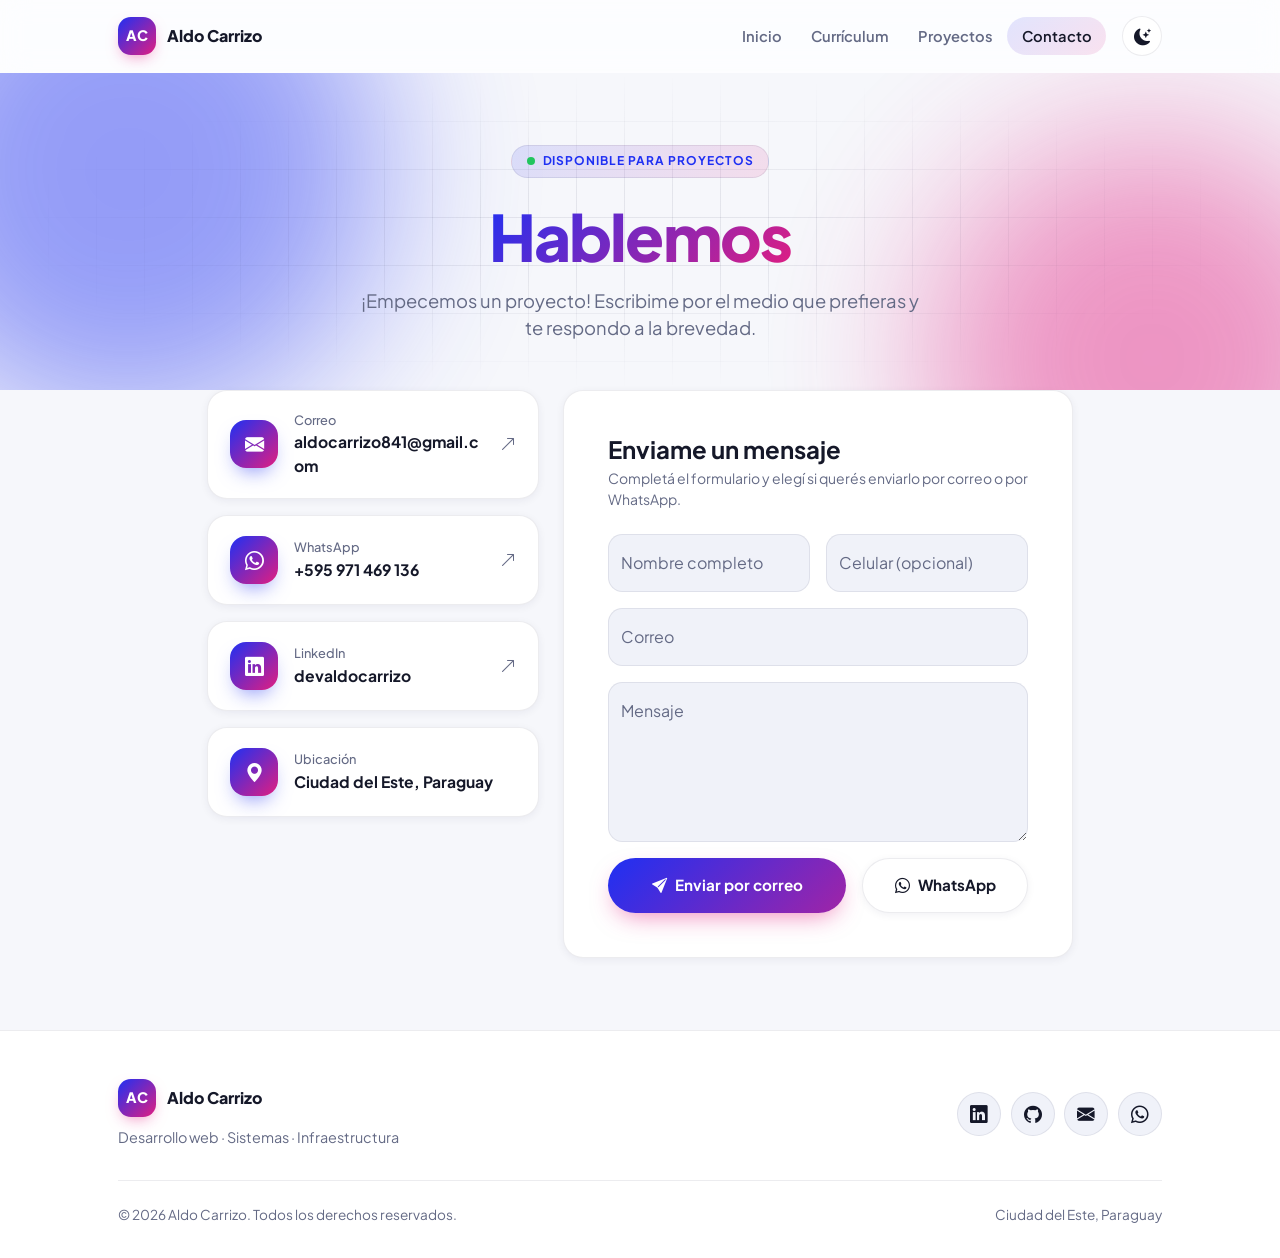
<file: contact.html>
<!DOCTYPE html>
<html lang="es" class="no-js">
    <head>
        <meta charset="utf-8" />
        <meta name="viewport" content="width=device-width, initial-scale=1, shrink-to-fit=no" />
        <meta name="description" content="Contactá a Aldo Carrizo para tu próximo proyecto web." />
        <meta name="author" content="Aldo Carrizo" />
        <meta name="theme-color" content="#1e30f3" />
        <title>Contacto · Aldo Carrizo</title>
        <script>(function(){try{var t=localStorage.getItem('theme');if(!t)t=matchMedia('(prefers-color-scheme: dark)').matches?'dark':'light';document.documentElement.setAttribute('data-theme',t);}catch(e){}})();</script>
        <!-- Favicon-->
        <link rel="icon" type="image/svg+xml" href="assets/icono_persona.svg" />
        <!-- Custom Google font-->
        <link rel="preconnect" href="https://fonts.googleapis.com" />
        <link rel="preconnect" href="https://fonts.gstatic.com" crossorigin />
        <link href="https://fonts.googleapis.com/css2?family=Plus+Jakarta+Sans:wght@300;400;500;600;700;800&amp;display=swap" rel="stylesheet" />
        <!-- Iconos-->
        <link href="https://cdn.jsdelivr.net/npm/bootstrap-icons@1.11.3/font/bootstrap-icons.min.css" rel="stylesheet" />
        <!-- Core theme CSS (includes Bootstrap)-->
        <link href="css/styles.css" rel="stylesheet" />
        <link href="css/custom.css" rel="stylesheet" />
    </head>
    <body class="d-flex flex-column h-100">
        <!-- Navigation-->
        <nav class="navbar navbar-expand-lg site-nav sticky-top" id="mainNav">
            <div class="container px-4 px-lg-5">
                <a class="brand" href="index.html"><span class="brand-mark">AC</span><span>Aldo Carrizo</span></a>
                <div class="d-flex align-items-center gap-2 order-lg-last ms-auto ms-lg-3">
                    <button class="icon-btn" id="themeToggle" type="button" aria-label="Cambiar tema claro/oscuro"><i class="bi bi-moon-stars-fill"></i></button>
                    <button class="navbar-toggler d-lg-none" type="button" data-bs-toggle="collapse" data-bs-target="#navbarSupportedContent" aria-controls="navbarSupportedContent" aria-expanded="false" aria-label="Abrir menú"><i class="bi bi-list"></i></button>
                </div>
                <div class="collapse navbar-collapse" id="navbarSupportedContent">
                    <ul class="navbar-nav ms-auto mb-2 mb-lg-0">
                        <li class="nav-item"><a class="nav-link" href="index.html">Inicio</a></li>
                        <li class="nav-item"><a class="nav-link" href="resume.html">Currículum</a></li>
                        <li class="nav-item"><a class="nav-link" href="projects.html">Proyectos</a></li>
                        <li class="nav-item"><a class="nav-link active" aria-current="page" href="contact.html">Contacto</a></li>
                    </ul>
                </div>
            </div>
        </nav>
        <main class="flex-shrink-0">
            <!-- Encabezado-->
            <header class="page-hero">
                <div class="hero-bg" aria-hidden="true"><span class="blob blob-1"></span><span class="blob blob-2"></span><span class="grid-overlay"></span></div>
                <div class="container px-4 px-lg-5 reveal">
                    <span class="eyebrow"><span class="pulse-dot"></span>Disponible para proyectos</span>
                    <h1><span class="text-gradient">Hablemos</span></h1>
                    <p>¡Empecemos un proyecto! Escribime por el medio que prefieras y te respondo a la brevedad.</p>
                </div>
            </header>

            <!-- Page content-->
            <section class="pb-5 mb-4">
                <div class="container px-4 px-lg-5">
                    <div class="row g-4 justify-content-center">
                        <!-- Datos de contacto-->
                        <div class="col-lg-5 col-xl-4">
                            <div class="contact-info">
                                <a class="glass-card contact-item reveal" href="mailto:aldocarrizo841@gmail.com">
                                    <span class="icon-tile"><i class="bi bi-envelope-fill"></i></span>
                                    <div><small>Correo</small><strong>aldocarrizo841@gmail.com</strong></div>
                                    <i class="bi bi-arrow-up-right"></i>
                                </a>
                                <a class="glass-card contact-item reveal" data-delay="1" href="https://wa.me/595971469136" target="_blank" rel="noopener">
                                    <span class="icon-tile"><i class="bi bi-whatsapp"></i></span>
                                    <div><small>WhatsApp</small><strong>+595 971 469 136</strong></div>
                                    <i class="bi bi-arrow-up-right"></i>
                                </a>
                                <a class="glass-card contact-item reveal" data-delay="2" href="https://www.linkedin.com/in/devaldocarrizo/" target="_blank" rel="noopener">
                                    <span class="icon-tile"><i class="bi bi-linkedin"></i></span>
                                    <div><small>LinkedIn</small><strong>devaldocarrizo</strong></div>
                                    <i class="bi bi-arrow-up-right"></i>
                                </a>
                                <div class="glass-card contact-item reveal" data-delay="3">
                                    <span class="icon-tile"><i class="bi bi-geo-alt-fill"></i></span>
                                    <div><small>Ubicación</small><strong>Ciudad del Este, Paraguay</strong></div>
                                </div>
                            </div>
                        </div>

                        <!-- Contact form-->
                        <div class="col-lg-7 col-xl-6">
                            <div class="glass-card form-card reveal" data-delay="1">
                                <h2 class="fw-bolder h4 mb-1">Enviame un mensaje</h2>
                                <p class="text-muted small mb-4">Completá el formulario y elegí si querés enviarlo por correo o por WhatsApp.</p>
                                <form id="contactForm" novalidate>
                                    <div class="row g-3">
                                        <div class="col-md-6">
                                            <div class="form-floating">
                                                <input class="form-control" id="name" name="name" type="text" placeholder="Tu nombre" required />
                                                <label for="name">Nombre completo</label>
                                                <div class="invalid-feedback">¡Campo obligatorio!</div>
                                            </div>
                                        </div>
                                        <div class="col-md-6">
                                            <div class="form-floating">
                                                <input class="form-control" id="phone" name="phone" type="tel" placeholder="(0971) 000 000" />
                                                <label for="phone">Celular (opcional)</label>
                                            </div>
                                        </div>
                                        <div class="col-12">
                                            <div class="form-floating">
                                                <input class="form-control" id="email" name="email" type="email" placeholder="nombre@ejemplo.com" required />
                                                <label for="email">Correo</label>
                                                <div class="invalid-feedback">Ingresá un correo válido.</div>
                                            </div>
                                        </div>
                                        <div class="col-12">
                                            <div class="form-floating">
                                                <textarea class="form-control" id="message" name="message" placeholder="Contame sobre tu proyecto..." style="height: 10rem" required></textarea>
                                                <label for="message">Mensaje</label>
                                                <div class="invalid-feedback">¡Campo obligatorio!</div>
                                            </div>
                                        </div>
                                        <div class="col-sm-7 d-grid">
                                            <button class="btn-grad" type="submit"><i class="bi bi-send-fill"></i> Enviar por correo</button>
                                        </div>
                                        <div class="col-sm-5 d-grid">
                                            <button class="btn-ghost" id="whatsappButton" type="button"><i class="bi bi-whatsapp"></i> WhatsApp</button>
                                        </div>
                                    </div>
                                </form>
                            </div>
                        </div>
                    </div>
                </div>
            </section>
        </main>

        <!-- Footer-->
        <footer class="site-footer">
            <div class="container px-4 px-lg-5">
                <div class="footer-inner">
                    <div>
                        <a class="brand" href="index.html"><span class="brand-mark">AC</span><span>Aldo Carrizo</span></a>
                        <p>Desarrollo web &middot; Sistemas &middot; Infraestructura</p>
                    </div>
                    <div class="social">
                        <a href="https://www.linkedin.com/in/devaldocarrizo/" target="_blank" rel="noopener" aria-label="LinkedIn"><i class="bi bi-linkedin"></i></a>
                        <a href="https://github.com/A-Carrizo" target="_blank" rel="noopener" aria-label="GitHub"><i class="bi bi-github"></i></a>
                        <a href="mailto:aldocarrizo841@gmail.com" aria-label="Correo"><i class="bi bi-envelope-fill"></i></a>
                        <a href="https://wa.me/595971469136" target="_blank" rel="noopener" aria-label="WhatsApp"><i class="bi bi-whatsapp"></i></a>
                    </div>
                </div>
                <div class="footer-bottom">
                    <span>&copy; <span data-year>2026</span> Aldo Carrizo. Todos los derechos reservados.</span>
                    <span>Ciudad del Este, Paraguay</span>
                </div>
            </div>
        </footer>

        <!-- Bootstrap core JS-->
        <script src="https://cdn.jsdelivr.net/npm/bootstrap@5.2.3/dist/js/bootstrap.bundle.min.js"></script>
        <!-- Core theme JS-->
        <script src="js/scripts.js"></script>
    </body>
</html>
</file>
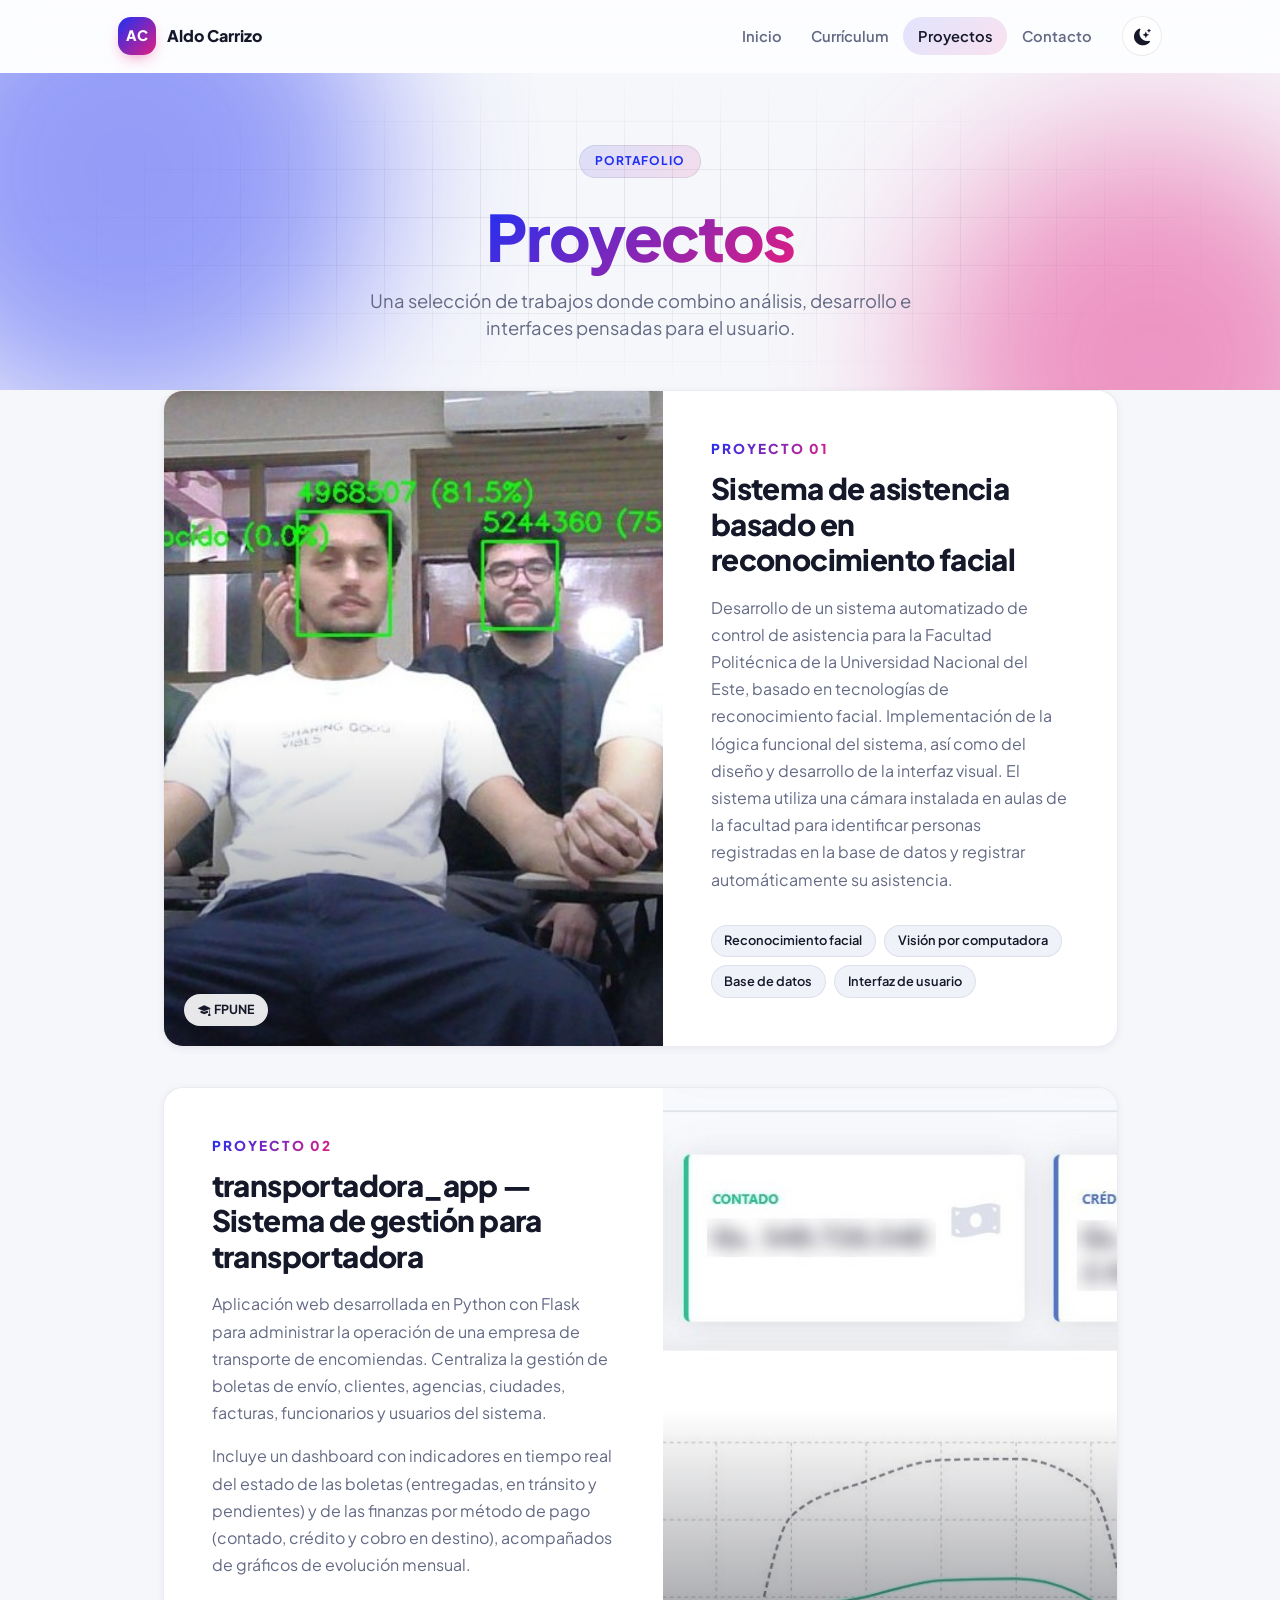
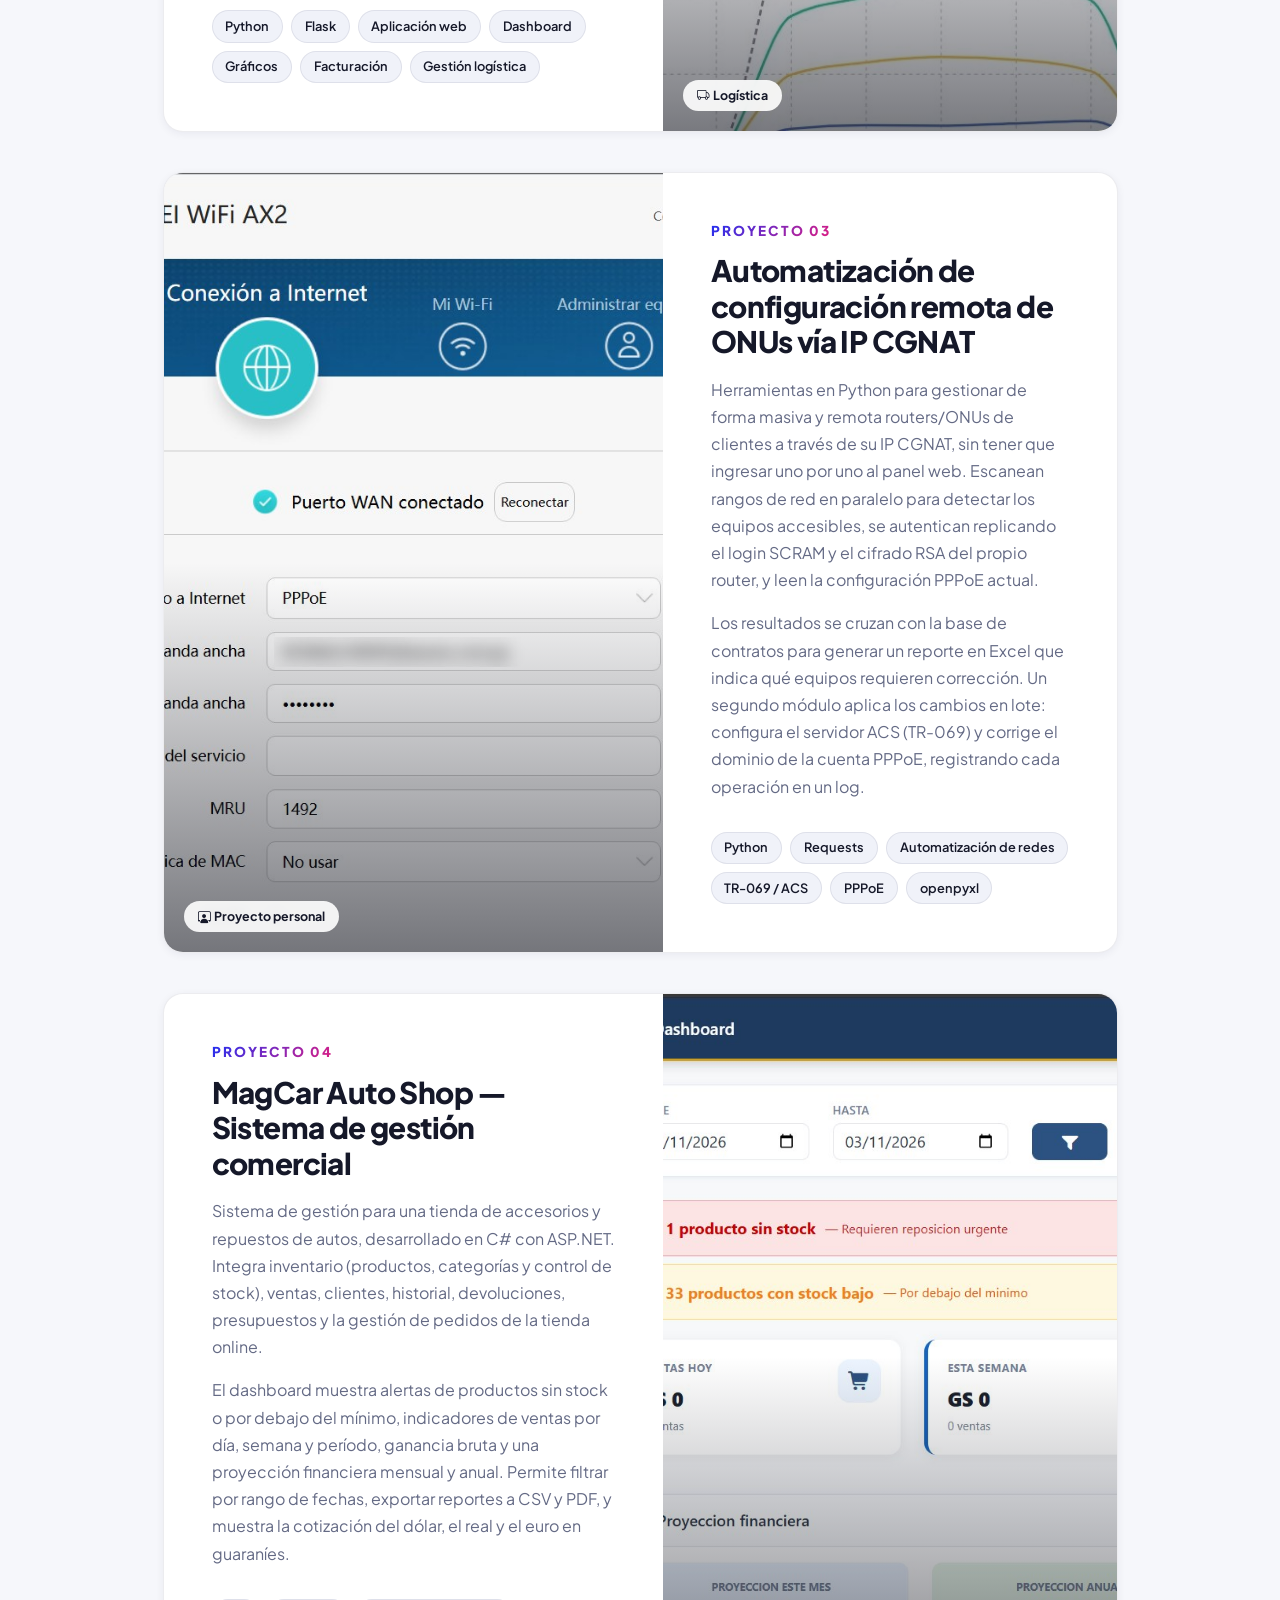
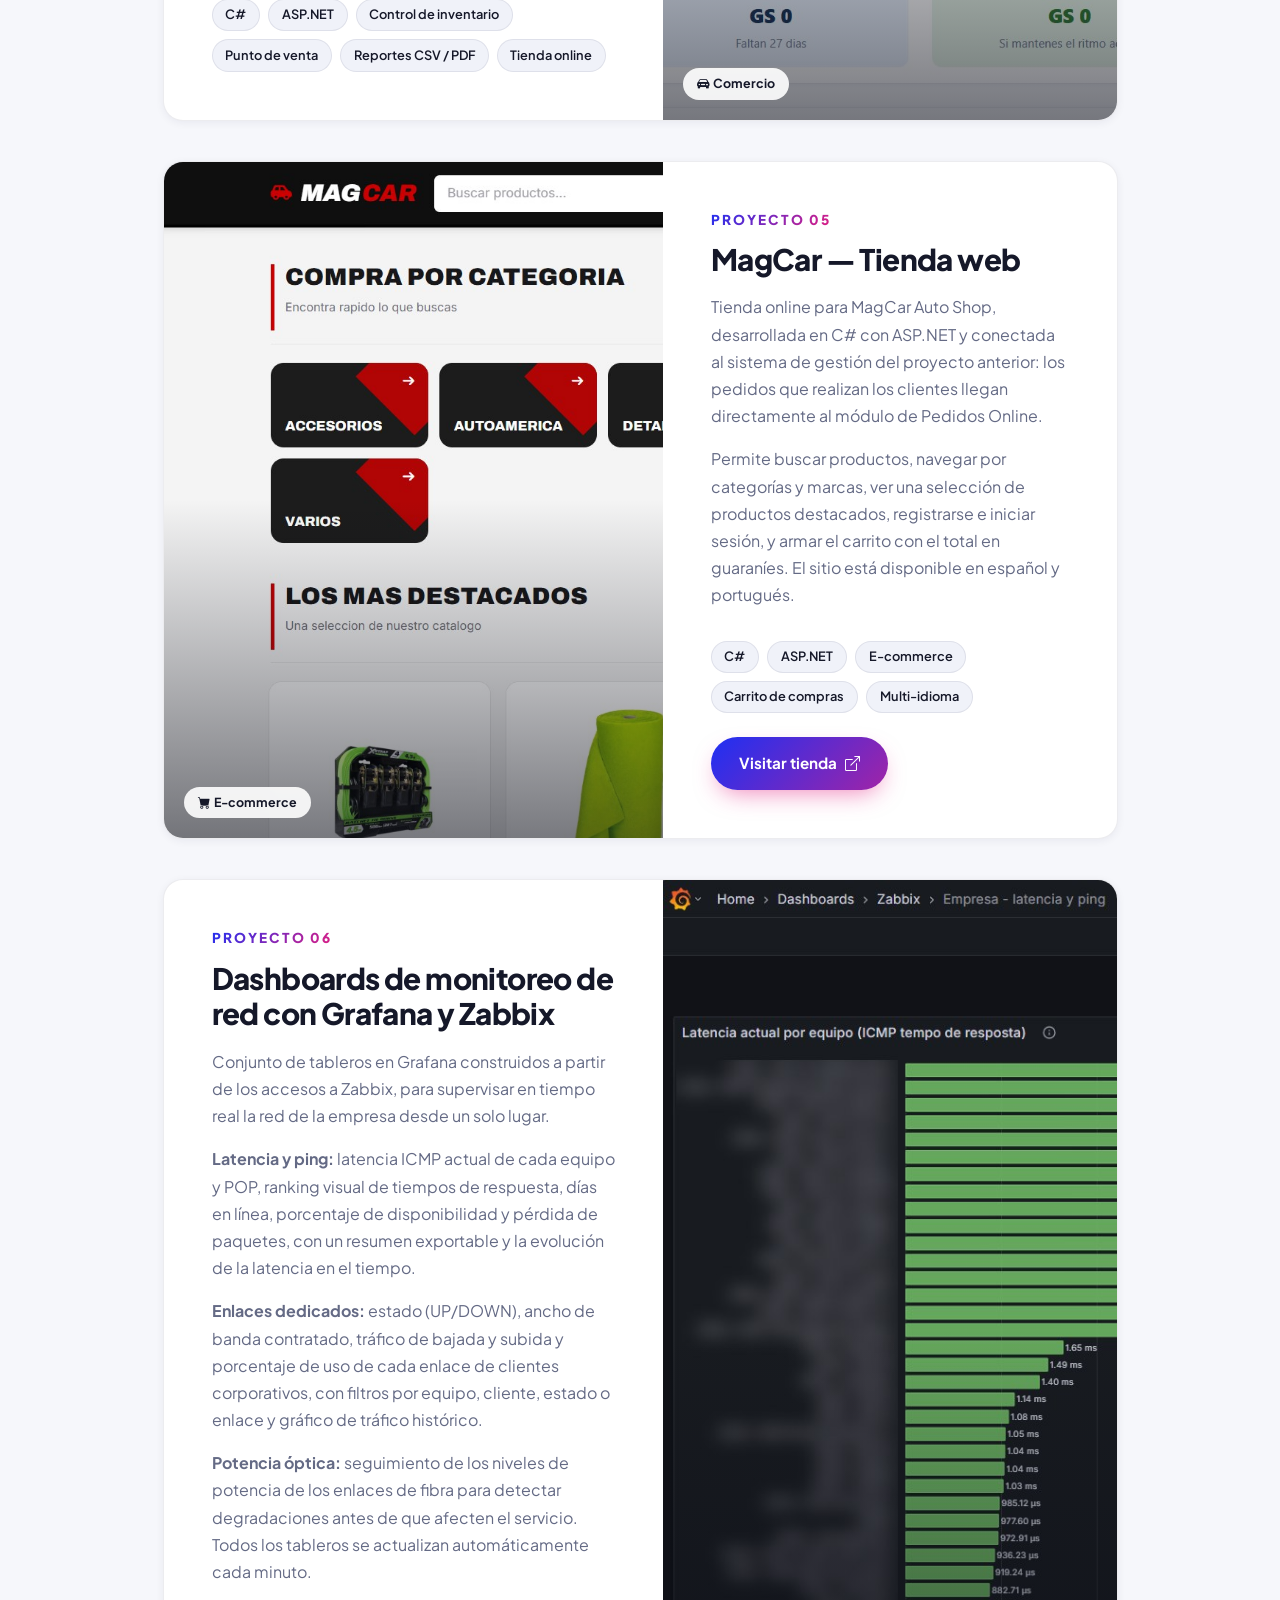
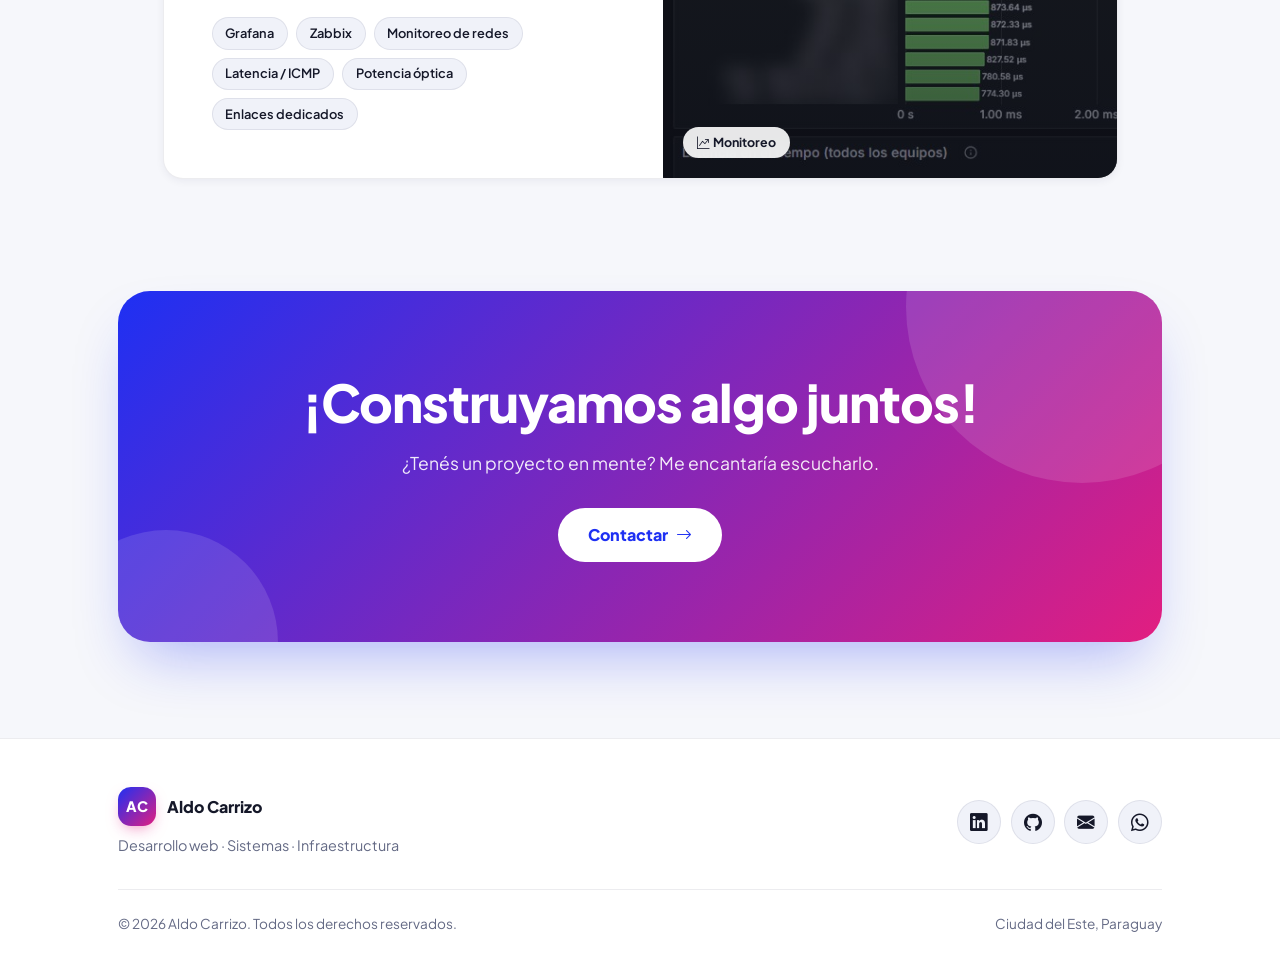
<file: projects.html>
<!DOCTYPE html>
<html lang="es" class="no-js">
    <head>
        <meta charset="utf-8" />
        <meta name="viewport" content="width=device-width, initial-scale=1, shrink-to-fit=no" />
        <meta name="description" content="Proyectos de Aldo Carrizo: sistemas web, reconocimiento facial y gestión de stock." />
        <meta name="author" content="Aldo Carrizo" />
        <meta name="theme-color" content="#1e30f3" />
        <title>Proyectos · Aldo Carrizo</title>
        <script>(function(){try{var t=localStorage.getItem('theme');if(!t)t=matchMedia('(prefers-color-scheme: dark)').matches?'dark':'light';document.documentElement.setAttribute('data-theme',t);}catch(e){}})();</script>
        <!-- Favicon-->
        <link rel="icon" type="image/svg+xml" href="assets/icono_persona.svg" />
        <!-- Custom Google font-->
        <link rel="preconnect" href="https://fonts.googleapis.com" />
        <link rel="preconnect" href="https://fonts.gstatic.com" crossorigin />
        <link href="https://fonts.googleapis.com/css2?family=Plus+Jakarta+Sans:wght@300;400;500;600;700;800&amp;display=swap" rel="stylesheet" />
        <!-- Iconos-->
        <link href="https://cdn.jsdelivr.net/npm/bootstrap-icons@1.11.3/font/bootstrap-icons.min.css" rel="stylesheet" />
        <!-- Core theme CSS (includes Bootstrap)-->
        <link href="css/styles.css" rel="stylesheet" />
        <link href="css/custom.css" rel="stylesheet" />
    </head>
    <body class="d-flex flex-column h-100">
        <!-- Navigation-->
        <nav class="navbar navbar-expand-lg site-nav sticky-top" id="mainNav">
            <div class="container px-4 px-lg-5">
                <a class="brand" href="index.html"><span class="brand-mark">AC</span><span>Aldo Carrizo</span></a>
                <div class="d-flex align-items-center gap-2 order-lg-last ms-auto ms-lg-3">
                    <button class="icon-btn" id="themeToggle" type="button" aria-label="Cambiar tema claro/oscuro"><i class="bi bi-moon-stars-fill"></i></button>
                    <button class="navbar-toggler d-lg-none" type="button" data-bs-toggle="collapse" data-bs-target="#navbarSupportedContent" aria-controls="navbarSupportedContent" aria-expanded="false" aria-label="Abrir menú"><i class="bi bi-list"></i></button>
                </div>
                <div class="collapse navbar-collapse" id="navbarSupportedContent">
                    <ul class="navbar-nav ms-auto mb-2 mb-lg-0">
                        <li class="nav-item"><a class="nav-link" href="index.html">Inicio</a></li>
                        <li class="nav-item"><a class="nav-link" href="resume.html">Currículum</a></li>
                        <li class="nav-item"><a class="nav-link active" aria-current="page" href="projects.html">Proyectos</a></li>
                        <li class="nav-item"><a class="nav-link" href="contact.html">Contacto</a></li>
                    </ul>
                </div>
            </div>
        </nav>
        <main class="flex-shrink-0">
            <!-- Encabezado-->
            <header class="page-hero">
                <div class="hero-bg" aria-hidden="true"><span class="blob blob-1"></span><span class="blob blob-2"></span><span class="grid-overlay"></span></div>
                <div class="container px-4 px-lg-5 reveal">
                    <span class="eyebrow">Portafolio</span>
                    <h1><span class="text-gradient">Proyectos</span></h1>
                    <p>Una selección de trabajos donde combino análisis, desarrollo e interfaces pensadas para el usuario.</p>
                </div>
            </header>

            <!-- Projects Section-->
            <section class="pb-5">
                <div class="container px-4 px-lg-5">
                    <div class="row justify-content-center">
                        <div class="col-xl-11">
                            <!-- Project Card 1-->
                            <article class="glass-card project-card reveal">
                                <div class="project-media">
                                    <img src="imagenes/CLASE2_PRUEBA.jpg" alt="Sistema de reconocimiento facial identificando alumnos en un aula" loading="lazy" />
                                    <span class="project-badge"><i class="bi bi-mortarboard-fill me-1"></i>FPUNE</span>
                                </div>
                                <div class="project-body">
                                    <span class="project-num">PROYECTO 01</span>
                                    <h2>Sistema de asistencia basado en reconocimiento facial</h2>
                                    <p>
                                        Desarrollo de un sistema automatizado de control de asistencia para la Facultad Politécnica de la Universidad Nacional del Este, basado en tecnologías de reconocimiento facial.
                                        Implementación de la lógica funcional del sistema, así como del diseño y desarrollo de la interfaz visual.
                                        El sistema utiliza una cámara instalada en aulas de la facultad para identificar personas registradas en la base de datos y registrar automáticamente su asistencia.
                                    </p>
                                    <ul class="tags">
                                        <li>Reconocimiento facial</li>
                                        <li>Visión por computadora</li>
                                        <li>Base de datos</li>
                                        <li>Interfaz de usuario</li>
                                    </ul>
                                </div>
                            </article>

                            <!-- Project Card 2-->
                            <article class="glass-card project-card reverse reveal">
                                <div class="project-media">
                                    <img src="imagenes/proyecto2_dashboard.jpg" alt="Dashboard de transportadora_app con indicadores de boletas, ingresos y gráficos por método de pago y estado" loading="lazy" style="object-position: 35% 100%;" />
                                    <span class="project-badge"><i class="bi bi-truck me-1"></i>Logística</span>
                                </div>
                                <div class="project-body">
                                    <span class="project-num">PROYECTO 02</span>
                                    <h2>transportadora_app — Sistema de gestión para transportadora</h2>
                                    <p>
                                        Aplicación web desarrollada en Python con Flask para administrar la operación de una empresa de transporte de encomiendas.
                                        Centraliza la gestión de boletas de envío, clientes, agencias, ciudades, facturas, funcionarios y usuarios del sistema.
                                    </p>
                                    <p>
                                        Incluye un dashboard con indicadores en tiempo real del estado de las boletas (entregadas, en tránsito y pendientes) y de las finanzas por método de pago (contado, crédito y cobro en destino), acompañados de gráficos de evolución mensual.
                                    </p>
                                    <ul class="tags">
                                        <li>Python</li>
                                        <li>Flask</li>
                                        <li>Aplicación web</li>
                                        <li>Dashboard</li>
                                        <li>Gráficos</li>
                                        <li>Facturación</li>
                                        <li>Gestión logística</li>
                                    </ul>
                                </div>
                            </article>

                            <!-- Project Card 3-->
                            <article class="glass-card project-card reveal">
                                <div class="project-media">
                                    <img src="imagenes/proyecto3.jpg" alt="Panel web de un router Huawei WiFi AX2 en la sección Conexión a Internet con modo PPPoE" loading="lazy" style="object-position: center 60%;" />
                                    <span class="project-badge"><i class="bi bi-person-workspace me-1"></i>Proyecto personal</span>
                                </div>
                                <div class="project-body">
                                    <span class="project-num">PROYECTO 03</span>
                                    <h2>Automatización de configuración remota de ONUs vía IP CGNAT</h2>
                                    <p>
                                        Herramientas en Python para gestionar de forma masiva y remota routers/ONUs de clientes a través de su IP CGNAT, sin tener que ingresar uno por uno al panel web.
                                        Escanean rangos de red en paralelo para detectar los equipos accesibles, se autentican replicando el login SCRAM y el cifrado RSA del propio router, y leen la configuración PPPoE actual.
                                    </p>
                                    <p>
                                        Los resultados se cruzan con la base de contratos para generar un reporte en Excel que indica qué equipos requieren corrección. Un segundo módulo aplica los cambios en lote: configura el servidor ACS (TR-069) y corrige el dominio de la cuenta PPPoE, registrando cada operación en un log.
                                    </p>
                                    <ul class="tags">
                                        <li>Python</li>
                                        <li>Requests</li>
                                        <li>Automatización de redes</li>
                                        <li>TR-069 / ACS</li>
                                        <li>PPPoE</li>
                                        <li>openpyxl</li>
                                    </ul>
                                </div>
                            </article>

                            <!-- Project Card 4-->
                            <article class="glass-card project-card reverse reveal">
                                <div class="project-media">
                                    <img src="imagenes/proyecto4.jpg" alt="Dashboard de MagCar Auto Shop con alertas de stock, indicadores de ventas y proyección financiera" loading="lazy" style="object-position: 30% top;" />
                                    <span class="project-badge"><i class="bi bi-car-front-fill me-1"></i>Comercio</span>
                                </div>
                                <div class="project-body">
                                    <span class="project-num">PROYECTO 04</span>
                                    <h2>MagCar Auto Shop — Sistema de gestión comercial</h2>
                                    <p>
                                        Sistema de gestión para una tienda de accesorios y repuestos de autos, desarrollado en C# con ASP.NET.
                                        Integra inventario (productos, categorías y control de stock), ventas, clientes, historial, devoluciones, presupuestos y la gestión de pedidos de la tienda online.
                                    </p>
                                    <p>
                                        El dashboard muestra alertas de productos sin stock o por debajo del mínimo, indicadores de ventas por día, semana y período, ganancia bruta y una proyección financiera mensual y anual. Permite filtrar por rango de fechas, exportar reportes a CSV y PDF, y muestra la cotización del dólar, el real y el euro en guaraníes.
                                    </p>
                                    <ul class="tags">
                                        <li>C#</li>
                                        <li>ASP.NET</li>
                                        <li>Control de inventario</li>
                                        <li>Punto de venta</li>
                                        <li>Reportes CSV / PDF</li>
                                        <li>Tienda online</li>
                                    </ul>
                                </div>
                            </article>

                            <!-- Project Card 5-->
                            <article class="glass-card project-card reveal">
                                <div class="project-media">
                                    <img src="imagenes/proyecto5.jpg" alt="Página principal de la tienda web MagCar con buscador, categorías y productos destacados" loading="lazy" style="object-position: left top;" />
                                    <span class="project-badge"><i class="bi bi-cart-fill me-1"></i>E-commerce</span>
                                </div>
                                <div class="project-body">
                                    <span class="project-num">PROYECTO 05</span>
                                    <h2>MagCar — Tienda web</h2>
                                    <p>
                                        Tienda online para MagCar Auto Shop, desarrollada en C# con ASP.NET y conectada al sistema de gestión del proyecto anterior: los pedidos que realizan los clientes llegan directamente al módulo de Pedidos Online.
                                    </p>
                                    <p>
                                        Permite buscar productos, navegar por categorías y marcas, ver una selección de productos destacados, registrarse e iniciar sesión, y armar el carrito con el total en guaraníes. El sitio está disponible en español y portugués.
                                    </p>
                                    <ul class="tags">
                                        <li>C#</li>
                                        <li>ASP.NET</li>
                                        <li>E-commerce</li>
                                        <li>Carrito de compras</li>
                                        <li>Multi-idioma</li>
                                    </ul>
                                    <div class="mt-4">
                                        <a class="btn-grad" href="https://magcar.shop" target="_blank" rel="noopener">Visitar tienda <i class="bi bi-box-arrow-up-right"></i></a>
                                    </div>
                                </div>
                            </article>

                            <!-- Project Card 6-->
                            <article class="glass-card project-card reverse reveal">
                                <div class="project-media">
                                    <img src="imagenes/proyecto6.jpg" alt="Dashboard de Grafana con datos de Zabbix mostrando la latencia por equipo, disponibilidad y pérdida de paquetes" loading="lazy" style="object-position: left top;" />
                                    <span class="project-badge"><i class="bi bi-graph-up-arrow me-1"></i>Monitoreo</span>
                                </div>
                                <div class="project-body">
                                    <span class="project-num">PROYECTO 06</span>
                                    <h2>Dashboards de monitoreo de red con Grafana y Zabbix</h2>
                                    <p>
                                        Conjunto de tableros en Grafana construidos a partir de los accesos a Zabbix, para supervisar en tiempo real la red de la empresa desde un solo lugar.
                                    </p>
                                    <p>
                                        <strong>Latencia y ping:</strong> latencia ICMP actual de cada equipo y POP, ranking visual de tiempos de respuesta, días en línea, porcentaje de disponibilidad y pérdida de paquetes, con un resumen exportable y la evolución de la latencia en el tiempo.
                                    </p>
                                    <p>
                                        <strong>Enlaces dedicados:</strong> estado (UP/DOWN), ancho de banda contratado, tráfico de bajada y subida y porcentaje de uso de cada enlace de clientes corporativos, con filtros por equipo, cliente, estado o enlace y gráfico de tráfico histórico.
                                    </p>
                                    <p>
                                        <strong>Potencia óptica:</strong> seguimiento de los niveles de potencia de los enlaces de fibra para detectar degradaciones antes de que afecten el servicio. Todos los tableros se actualizan automáticamente cada minuto.
                                    </p>
                                    <ul class="tags">
                                        <li>Grafana</li>
                                        <li>Zabbix</li>
                                        <li>Monitoreo de redes</li>
                                        <li>Latencia / ICMP</li>
                                        <li>Potencia óptica</li>
                                        <li>Enlaces dedicados</li>
                                    </ul>
                                </div>
                            </article>
                        </div>
                    </div>
                </div>
            </section>

            <!-- Call to action section-->
            <section class="section pt-4">
                <div class="container px-4 px-lg-5">
                    <div class="cta reveal">
                        <h2>¡Construyamos algo juntos!</h2>
                        <p>¿Tenés un proyecto en mente? Me encantaría escucharlo.</p>
                        <a class="btn-light-pill" href="contact.html">Contactar <i class="bi bi-arrow-right"></i></a>
                    </div>
                </div>
            </section>
        </main>

        <!-- Footer-->
        <footer class="site-footer">
            <div class="container px-4 px-lg-5">
                <div class="footer-inner">
                    <div>
                        <a class="brand" href="index.html"><span class="brand-mark">AC</span><span>Aldo Carrizo</span></a>
                        <p>Desarrollo web &middot; Sistemas &middot; Infraestructura</p>
                    </div>
                    <div class="social">
                        <a href="https://www.linkedin.com/in/devaldocarrizo/" target="_blank" rel="noopener" aria-label="LinkedIn"><i class="bi bi-linkedin"></i></a>
                        <a href="https://github.com/A-Carrizo" target="_blank" rel="noopener" aria-label="GitHub"><i class="bi bi-github"></i></a>
                        <a href="mailto:aldocarrizo841@gmail.com" aria-label="Correo"><i class="bi bi-envelope-fill"></i></a>
                        <a href="https://wa.me/595971469136" target="_blank" rel="noopener" aria-label="WhatsApp"><i class="bi bi-whatsapp"></i></a>
                    </div>
                </div>
                <div class="footer-bottom">
                    <span>&copy; <span data-year>2026</span> Aldo Carrizo. Todos los derechos reservados.</span>
                    <span>Ciudad del Este, Paraguay</span>
                </div>
            </div>
        </footer>

        <!-- Bootstrap core JS-->
        <script src="https://cdn.jsdelivr.net/npm/bootstrap@5.2.3/dist/js/bootstrap.bundle.min.js"></script>
        <!-- Core theme JS-->
        <script src="js/scripts.js"></script>
    </body>
</html>
</file>
<file: css/custom.css>
/* =========================================================
   Aldo Carrizo · Portafolio — capa de diseño personalizada
   Se carga después de styles.css (Bootstrap + tema base)
   ========================================================= */

:root {
  --brand-1: #1e30f3;
  --brand-2: #e21e80;
  --grad: linear-gradient(135deg, var(--brand-1) 0%, var(--brand-2) 100%);
  --grad-soft: linear-gradient(135deg, rgba(30, 48, 243, 0.12) 0%, rgba(226, 30, 128, 0.12) 100%);

  --bg: #f6f7fb;
  --surface: #ffffff;
  --surface-2: #f0f2f9;
  --text: #151829;
  --muted: #646a85;
  --border: rgba(21, 24, 60, 0.08);
  --shadow-sm: 0 2px 8px rgba(21, 24, 60, 0.06);
  --shadow: 0 10px 30px -10px rgba(21, 24, 60, 0.18);
  --shadow-lg: 0 30px 60px -20px rgba(30, 48, 243, 0.35);
  --nav-bg: rgba(255, 255, 255, 0.72);
  --radius: 1.25rem;
  --ease: cubic-bezier(0.22, 1, 0.36, 1);
}

[data-theme="dark"] {
  --bg: #0a0c16;
  --surface: #12152a;
  --surface-2: #1a1e37;
  --text: #e9ebf8;
  --muted: #9ba1c0;
  --border: rgba(255, 255, 255, 0.08);
  --shadow-sm: 0 2px 8px rgba(0, 0, 0, 0.4);
  --shadow: 0 10px 30px -10px rgba(0, 0, 0, 0.6);
  --shadow-lg: 0 30px 60px -20px rgba(226, 30, 128, 0.35);
  --nav-bg: rgba(10, 12, 22, 0.72);
  color-scheme: dark;
}

/* ---------- Base ---------- */
html { scroll-behavior: smooth; }

body {
  background: var(--bg) !important;
  color: var(--text);
  transition: background-color 0.3s ease, color 0.3s ease;
  -webkit-font-smoothing: antialiased;
}

::selection { background: var(--brand-2); color: #fff; }

a { transition: color 0.2s ease; }

.text-muted { color: var(--muted) !important; }
.bg-light { background-color: var(--surface-2) !important; }
.bg-white { background-color: var(--surface) !important; }

.text-gradient {
  background: var(--grad);
  -webkit-background-clip: text;
  background-clip: text;
  -webkit-text-fill-color: transparent;
}

.section { padding: 6rem 0; position: relative; }
.section-alt { background: var(--surface); border-block: 1px solid var(--border); }

.section-head { max-width: 40rem; margin: 0 auto 3.5rem; text-align: center; }
.section-head h2,
.section-head h1 { font-weight: 800; letter-spacing: -0.02em; font-size: clamp(2rem, 4vw, 3rem); margin-bottom: 0.75rem; }
.section-head p { color: var(--muted); font-size: 1.1rem; margin: 0; }

.eyebrow {
  display: inline-flex;
  align-items: center;
  gap: 0.5rem;
  padding: 0.4rem 0.9rem;
  border-radius: 999px;
  background: var(--grad-soft);
  border: 1px solid var(--border);
  color: var(--brand-1);
  font-size: 0.75rem;
  font-weight: 700;
  letter-spacing: 0.08em;
  text-transform: uppercase;
  margin-bottom: 1.25rem;
}
[data-theme="dark"] .eyebrow { color: #aab3ff; }

.pulse-dot {
  width: 0.5rem;
  height: 0.5rem;
  border-radius: 50%;
  background: #22c55e;
  box-shadow: 0 0 0 0 rgba(34, 197, 94, 0.6);
  animation: pulse 2s infinite;
}
@keyframes pulse {
  70% { box-shadow: 0 0 0 0.6rem rgba(34, 197, 94, 0); }
  100% { box-shadow: 0 0 0 0 rgba(34, 197, 94, 0); }
}

/* ---------- Botones ---------- */
.btn-grad,
.btn-ghost {
  display: inline-flex;
  align-items: center;
  justify-content: center;
  gap: 0.5rem;
  padding: 0.95rem 1.75rem;
  border-radius: 999px;
  font-weight: 700;
  font-size: 0.95rem;
  text-decoration: none;
  transition: transform 0.25s var(--ease), box-shadow 0.25s var(--ease), background-color 0.25s ease, color 0.25s ease;
  border: 0;
}
.btn-grad { background: var(--grad); color: #fff; box-shadow: 0 10px 25px -8px rgba(226, 30, 128, 0.55); background-size: 150% 150%; }
.btn-grad:hover { color: #fff; transform: translateY(-2px); box-shadow: 0 16px 35px -10px rgba(226, 30, 128, 0.7); }
.btn-ghost { background: var(--surface); color: var(--text); border: 1px solid var(--border); box-shadow: var(--shadow-sm); }
.btn-ghost:hover { color: var(--text); transform: translateY(-2px); border-color: var(--brand-1); }
.btn-grad i,
.btn-ghost i { transition: transform 0.25s var(--ease); }
.btn-grad:hover i.bi-arrow-right,
.btn-ghost:hover i.bi-arrow-right { transform: translateX(4px); }

/* ---------- Navegación ---------- */
.site-nav {
  background: var(--nav-bg);
  backdrop-filter: saturate(180%) blur(14px);
  -webkit-backdrop-filter: saturate(180%) blur(14px);
  border-bottom: 1px solid transparent;
  padding: 1rem 0;
  transition: padding 0.3s var(--ease), border-color 0.3s ease, box-shadow 0.3s ease;
  z-index: 1030;
}
.site-nav.scrolled { padding: 0.6rem 0; border-bottom-color: var(--border); box-shadow: var(--shadow-sm); }

.brand { display: inline-flex; align-items: center; gap: 0.65rem; text-decoration: none; color: var(--text); font-weight: 800; }
.brand:hover { color: var(--text); }
.brand-mark {
  display: grid;
  place-items: center;
  width: 2.4rem;
  height: 2.4rem;
  border-radius: 0.8rem;
  background: var(--grad);
  color: #fff;
  font-size: 0.9rem;
  letter-spacing: 0.02em;
  box-shadow: 0 6px 16px -6px rgba(226, 30, 128, 0.6);
}

.site-nav .nav-link {
  position: relative;
  color: var(--muted);
  font-weight: 600;
  font-size: 0.92rem;
  padding: 0.5rem 0.9rem !important;
  border-radius: 999px;
}
.site-nav .nav-link:hover { color: var(--text); }
.site-nav .nav-link.active { color: var(--text); background: var(--grad-soft); }

.icon-btn,
.site-nav .navbar-toggler {
  display: inline-grid;
  place-items: center;
  width: 2.5rem;
  height: 2.5rem;
  border-radius: 50%;
  border: 1px solid var(--border);
  background: var(--surface);
  color: var(--text);
  font-size: 1.05rem;
  padding: 0;
  transition: transform 0.25s var(--ease), border-color 0.2s ease;
}
.icon-btn:hover { transform: rotate(-15deg); border-color: var(--brand-2); }
.site-nav .navbar-toggler:focus { box-shadow: none; }

@media (max-width: 991.98px) {
  .site-nav .navbar-collapse { padding-top: 0.75rem; }
  .site-nav .nav-link { padding: 0.7rem 1rem !important; }
}

/* ---------- Hero ---------- */
.hero { position: relative; overflow: hidden; padding: 4rem 0 6rem; }
.hero-bg { position: absolute; inset: 0; pointer-events: none; z-index: 0; }
.blob { position: absolute; border-radius: 50%; filter: blur(80px); opacity: 0.45; animation: float 18s ease-in-out infinite; }
.blob-1 { width: 32rem; height: 32rem; background: var(--brand-1); top: -10rem; left: -8rem; }
.blob-2 { width: 28rem; height: 28rem; background: var(--brand-2); bottom: -12rem; right: -6rem; animation-delay: -9s; }
[data-theme="dark"] .blob { opacity: 0.3; }
.grid-overlay {
  position: absolute;
  inset: 0;
  background-image:
    linear-gradient(var(--border) 1px, transparent 1px),
    linear-gradient(90deg, var(--border) 1px, transparent 1px);
  background-size: 48px 48px;
  mask-image: radial-gradient(ellipse at center, #000 20%, transparent 70%);
  -webkit-mask-image: radial-gradient(ellipse at center, #000 20%, transparent 70%);
}
@keyframes float {
  0%, 100% { transform: translate(0, 0) scale(1); }
  50% { transform: translate(3rem, 2rem) scale(1.08); }
}

.hero .container { position: relative; z-index: 1; }
.hero-kicker { font-size: 1.25rem; color: var(--muted); font-weight: 500; margin-bottom: 0.5rem; }
.hero-title {
  font-size: clamp(2.5rem, 6vw, 4.25rem);
  font-weight: 800;
  letter-spacing: -0.035em;
  line-height: 1.05;
  min-height: 2.1em;
  margin-bottom: 1.5rem;
}
.caret {
  display: inline-block;
  width: 0.08em;
  height: 0.9em;
  margin-left: 0.08em;
  background: var(--brand-2);
  vertical-align: -0.08em;
  animation: blink 1s steps(1) infinite;
}
@keyframes blink { 50% { opacity: 0; } }
.hero-lead { font-size: 1.1rem; color: var(--muted); max-width: 34rem; margin-bottom: 2rem; }
@media (max-width: 991.98px) { .hero-lead { margin-inline: auto; } }

.hero-stats { display: flex; gap: 2.5rem; margin-top: 3rem; flex-wrap: wrap; }
.hero-stats strong { display: block; font-size: 2rem; font-weight: 800; line-height: 1; background: var(--grad); -webkit-background-clip: text; background-clip: text; -webkit-text-fill-color: transparent; }
.hero-stats span { font-size: 0.85rem; color: var(--muted); font-weight: 500; }
@media (max-width: 991.98px) { .hero-stats { justify-content: center; } }
@media (max-width: 575.98px) {
  .hero { padding-top: 2.5rem; }
  .hero-stats { gap: 1.5rem; margin-top: 2.5rem; }
  .hero-stats strong { font-size: 1.6rem; }
  .blob { opacity: 0.3; }
}

.hero-visual { position: relative; width: min(100%, 26rem); margin: 4rem auto 0; aspect-ratio: 1; }
@media (min-width: 992px) { .hero-visual { margin-top: 0; } }
.profile-card {
  position: absolute;
  inset: 0;
  border-radius: 2rem;
  background: var(--grad);
  box-shadow: var(--shadow-lg);
  /* deja que la foto sobresalga por arriba sin cortar las esquinas inferiores */
  clip-path: inset(-40% 0 0 0 round 2rem);
}
.profile-card::before {
  content: "";
  position: absolute;
  inset: 0;
  border-radius: inherit;
  background: radial-gradient(circle at 30% 20%, rgba(255, 255, 255, 0.35), transparent 55%);
}
.profile-card img {
  position: absolute;
  bottom: 0;
  left: 50%;
  height: 115%;
  width: auto;
  transform: translateX(-50%);
  filter: drop-shadow(0 20px 30px rgba(0, 0, 0, 0.25));
}
.profile-ring {
  position: absolute;
  inset: -1.25rem;
  border-radius: 2.6rem;
  border: 2px dashed var(--border);
  animation: spin 40s linear infinite;
}
@keyframes spin { to { transform: rotate(360deg); } }

.float-chip {
  position: absolute;
  display: inline-flex;
  align-items: center;
  gap: 0.5rem;
  padding: 0.6rem 1rem;
  border-radius: 999px;
  background: var(--surface);
  border: 1px solid var(--border);
  box-shadow: var(--shadow);
  font-size: 0.85rem;
  font-weight: 700;
  white-space: nowrap;
  z-index: 2;
  animation: bob 6s ease-in-out infinite;
}
.float-chip i { color: var(--brand-2); }
.chip-1 { top: 12%; left: -10%; }
.chip-2 { top: 48%; right: -12%; animation-delay: -2s; }
.chip-3 { bottom: 6%; left: -6%; animation-delay: -4s; }
@media (max-width: 575.98px) {
  .chip-1 { left: -2%; }
  .chip-2 { right: -2%; }
  .chip-3 { left: 2%; }
  .float-chip { font-size: 0.75rem; padding: 0.45rem 0.8rem; }
}
@keyframes bob { 50% { transform: translateY(-10px); } }

/* ---------- Tarjetas genéricas ---------- */
.glass-card {
  background: var(--surface);
  border: 1px solid var(--border);
  border-radius: var(--radius);
  box-shadow: var(--shadow-sm);
  transition: transform 0.35s var(--ease), box-shadow 0.35s var(--ease), border-color 0.35s ease;
}
.glass-card:hover { transform: translateY(-6px); box-shadow: var(--shadow); border-color: rgba(226, 30, 128, 0.25); }

.service-card { padding: 2rem; height: 100%; }
.service-card h3 { font-size: 1.2rem; font-weight: 800; margin: 1.25rem 0 0.6rem; }
.service-card p { color: var(--muted); margin: 0; }

.icon-tile {
  display: inline-grid;
  place-items: center;
  width: 3.25rem;
  height: 3.25rem;
  border-radius: 1rem;
  background: var(--grad);
  color: #fff;
  font-size: 1.35rem;
  box-shadow: 0 10px 20px -8px rgba(30, 48, 243, 0.55);
}

/* ---------- Acerca de ---------- */
.about-card { padding: clamp(2rem, 5vw, 3.5rem); }
.about-card .lead { font-weight: 600; }
.about-facts { display: grid; gap: 1rem; grid-template-columns: repeat(auto-fit, minmax(13rem, 1fr)); margin-top: 2rem; }
.fact { display: flex; gap: 0.85rem; align-items: center; padding: 1rem 1.1rem; border-radius: 1rem; background: var(--surface-2); }
.fact i { font-size: 1.3rem; color: var(--brand-2); }
.fact strong { display: block; font-size: 0.95rem; }
.fact span { font-size: 0.82rem; color: var(--muted); }

.social { display: flex; gap: 0.6rem; flex-wrap: wrap; }
.social a {
  display: grid;
  place-items: center;
  width: 2.75rem;
  height: 2.75rem;
  border-radius: 50%;
  background: var(--surface-2);
  border: 1px solid var(--border);
  color: var(--text);
  font-size: 1.1rem;
  text-decoration: none;
  transition: transform 0.25s var(--ease), background 0.25s ease, color 0.25s ease;
}
.social a:hover { background: var(--grad); color: #fff; transform: translateY(-3px); border-color: transparent; }

/* ---------- Marquee de tecnologías ---------- */
.marquee { overflow: hidden; padding: 1.75rem 0; mask-image: linear-gradient(90deg, transparent, #000 10%, #000 90%, transparent); -webkit-mask-image: linear-gradient(90deg, transparent, #000 10%, #000 90%, transparent); }
.marquee-track { display: flex; gap: 3rem; width: max-content; animation: marquee 30s linear infinite; }
.marquee:hover .marquee-track { animation-play-state: paused; }
.marquee-item { display: inline-flex; align-items: center; gap: 0.6rem; font-weight: 700; color: var(--muted); font-size: 1.05rem; white-space: nowrap; }
.marquee-item i { font-size: 1.75rem; }
@keyframes marquee { to { transform: translateX(-50%); } }

/* ---------- CTA ---------- */
.cta {
  position: relative;
  overflow: hidden;
  border-radius: 2rem;
  background: var(--grad);
  color: #fff;
  padding: clamp(3rem, 7vw, 5rem) clamp(1.5rem, 5vw, 4rem);
  text-align: center;
  box-shadow: var(--shadow-lg);
}
.cta::before,
.cta::after { content: ""; position: absolute; border-radius: 50%; background: rgba(255, 255, 255, 0.12); }
.cta::before { width: 22rem; height: 22rem; top: -10rem; right: -6rem; }
.cta::after { width: 14rem; height: 14rem; bottom: -7rem; left: -4rem; }
.cta > * { position: relative; z-index: 1; }
.cta h2 { font-weight: 800; letter-spacing: -0.02em; font-size: clamp(2rem, 4.5vw, 3.25rem); margin-bottom: 1rem; }
.cta p { opacity: 0.9; font-size: 1.1rem; max-width: 34rem; margin: 0 auto 2rem; }
.btn-light-pill { display: inline-flex; align-items: center; gap: 0.5rem; padding: 0.95rem 1.9rem; border-radius: 999px; background: #fff; color: var(--brand-1); font-weight: 800; text-decoration: none; transition: transform 0.25s var(--ease), box-shadow 0.25s ease; }
.btn-light-pill:hover { color: var(--brand-2); transform: translateY(-2px); box-shadow: 0 14px 30px -10px rgba(0, 0, 0, 0.4); }

/* ---------- Encabezado de páginas internas ---------- */
.page-hero { position: relative; overflow: hidden; padding: 4.5rem 0 3rem; text-align: center; }
.page-hero .container { position: relative; z-index: 1; }
.page-hero h1 { font-weight: 800; letter-spacing: -0.03em; font-size: clamp(2.5rem, 6vw, 4rem); margin-bottom: 0.75rem; }
.page-hero p { color: var(--muted); font-size: 1.15rem; max-width: 36rem; margin: 0 auto; }

/* ---------- Currículum: línea de tiempo ---------- */
.cv-section-title { display: flex; align-items: center; justify-content: space-between; gap: 1rem; flex-wrap: wrap; margin-bottom: 2rem; }
.cv-section-title h2 { display: flex; align-items: center; gap: 0.85rem; font-weight: 800; font-size: 1.75rem; margin: 0; }
.cv-section-title .icon-tile { width: 2.75rem; height: 2.75rem; font-size: 1.15rem; border-radius: 0.85rem; }

.timeline { position: relative; padding-left: 2.25rem; }
.timeline::before { content: ""; position: absolute; left: 0.55rem; top: 0.5rem; bottom: 0.5rem; width: 2px; background: linear-gradient(var(--brand-1), var(--brand-2)); opacity: 0.35; border-radius: 2px; }
.timeline-item { position: relative; margin-bottom: 1.5rem; }
.timeline-item::before {
  content: "";
  position: absolute;
  left: -2.25rem;
  top: 2rem;
  width: 1.15rem;
  height: 1.15rem;
  border-radius: 50%;
  background: var(--surface);
  border: 3px solid var(--brand-2);
  box-shadow: 0 0 0 5px var(--bg);
}
.timeline-item.current::before { background: var(--grad); border-color: transparent; }

.tl-card { padding: 1.75rem 2rem; }
.tl-head { display: flex; justify-content: space-between; align-items: flex-start; gap: 1rem; flex-wrap: wrap; margin-bottom: 0.9rem; }
.tl-head h3 { font-size: 1.2rem; font-weight: 800; margin: 0 0 0.35rem; }
.tl-meta { display: flex; flex-wrap: wrap; gap: 0.35rem 1rem; color: var(--muted); font-size: 0.88rem; }
.tl-meta i { color: var(--brand-1); margin-right: 0.3rem; }
[data-theme="dark"] .tl-meta i { color: #8f9bff; }
.tl-date { display: inline-flex; align-items: center; gap: 0.4rem; padding: 0.35rem 0.85rem; border-radius: 999px; background: var(--grad-soft); font-size: 0.8rem; font-weight: 700; white-space: nowrap; }
.tl-date.now { background: var(--grad); color: #fff; }
.tl-card p { color: var(--muted); margin: 0; line-height: 1.7; }

.chip-grid { display: grid; grid-template-columns: repeat(auto-fill, minmax(11rem, 1fr)); gap: 0.85rem; }
.skill-chip {
  display: flex;
  align-items: center;
  gap: 0.75rem;
  padding: 0.95rem 1.1rem;
  border-radius: 1rem;
  background: var(--surface-2);
  border: 1px solid transparent;
  font-weight: 600;
  font-size: 0.95rem;
  transition: transform 0.25s var(--ease), border-color 0.25s ease, background 0.25s ease;
}
.skill-chip:hover { transform: translateY(-3px); border-color: rgba(226, 30, 128, 0.35); background: var(--surface); }
.skill-chip i { font-size: 1.5rem; flex-shrink: 0; }
.skill-chip i.bi { color: var(--brand-2); font-size: 1.3rem; }

/* ---------- Proyectos ---------- */
.project-card { overflow: hidden; display: grid; grid-template-columns: 1fr; margin-bottom: 2.5rem; }
@media (min-width: 992px) {
  .project-card { grid-template-columns: 1.1fr 1fr; }
  .project-card.reverse .project-media { order: 2; }
}
.project-media { position: relative; overflow: hidden; min-height: 16rem; background: var(--surface-2); }
.project-media img { position: absolute; inset: 0; width: 100%; height: 100%; object-fit: cover; transition: transform 0.8s var(--ease); }
.project-card:hover .project-media img { transform: scale(1.06); }
.project-media::after { content: ""; position: absolute; inset: 0; background: linear-gradient(180deg, transparent 50%, rgba(10, 12, 22, 0.55)); }
.project-badge { position: absolute; left: 1.25rem; bottom: 1.25rem; z-index: 1; padding: 0.4rem 0.9rem; border-radius: 999px; background: rgba(255, 255, 255, 0.9); color: #151829; font-size: 0.78rem; font-weight: 700; backdrop-filter: blur(6px); }
.project-body { padding: clamp(1.75rem, 4vw, 3rem); display: flex; flex-direction: column; justify-content: center; }
.project-num { align-self: flex-start; font-size: 0.85rem; font-weight: 800; letter-spacing: 0.15em; background: var(--grad); -webkit-background-clip: text; background-clip: text; -webkit-text-fill-color: transparent; margin-bottom: 0.75rem; }
.project-body h2 { font-size: clamp(1.4rem, 2.5vw, 1.85rem); font-weight: 800; letter-spacing: -0.02em; margin-bottom: 1rem; }
.project-body p { color: var(--muted); line-height: 1.7; }
.tags { display: flex; flex-wrap: wrap; gap: 0.5rem; list-style: none; padding: 0; margin: 1rem 0 0; }
.tags li { padding: 0.35rem 0.8rem; border-radius: 999px; background: var(--surface-2); border: 1px solid var(--border); font-size: 0.8rem; font-weight: 600; }

/* ---------- Contacto ---------- */
.contact-info { display: grid; gap: 1rem; }
.contact-item { display: flex; align-items: center; gap: 1rem; padding: 1.25rem 1.4rem; text-decoration: none; color: var(--text); }
.contact-item:hover { color: var(--text); }
.contact-item .icon-tile { width: 3rem; height: 3rem; font-size: 1.2rem; flex-shrink: 0; }
.contact-item small { display: block; color: var(--muted); font-size: 0.8rem; font-weight: 500; }
.contact-item strong { font-size: 0.98rem; word-break: break-word; }
.contact-item .bi-arrow-up-right { margin-left: auto; color: var(--muted); transition: transform 0.25s var(--ease), color 0.25s ease; }
.contact-item:hover .bi-arrow-up-right { transform: translate(3px, -3px); color: var(--brand-2); }

.form-card { padding: clamp(1.75rem, 4vw, 2.75rem); }
.form-card .form-floating > .form-control {
  background: var(--surface-2);
  border: 1px solid var(--border);
  border-radius: 0.9rem;
  color: var(--text);
}
.form-card .form-floating > label { color: var(--muted); }
.form-card.was-validated .form-floating > .form-control:invalid,
.form-card .was-validated .form-floating > .form-control:invalid { border-color: #dc3545; }
.form-card .form-floating > .form-control:focus { border-color: var(--brand-2); box-shadow: 0 0 0 0.25rem rgba(226, 30, 128, 0.15); background: var(--surface); }
.form-card .form-floating > .form-control:focus ~ label,
.form-card .form-floating > .form-control:not(:placeholder-shown) ~ label { color: var(--muted); }
.form-card .form-floating > .form-control:focus ~ label::after,
.form-card .form-floating > .form-control:not(:placeholder-shown) ~ label::after { background: transparent; }

/* ---------- Footer ---------- */
.site-footer { margin-top: auto; padding: 3rem 0 2rem; border-top: 1px solid var(--border); background: var(--surface); }
.footer-inner { display: flex; justify-content: space-between; align-items: center; gap: 1.5rem; flex-wrap: wrap; }
.footer-inner p { color: var(--muted); margin: 0.6rem 0 0; font-size: 0.9rem; }
.footer-bottom { margin-top: 2rem; padding-top: 1.5rem; border-top: 1px solid var(--border); color: var(--muted); font-size: 0.85rem; display: flex; justify-content: space-between; flex-wrap: wrap; gap: 0.5rem; }
.footer-bottom a { color: var(--muted); text-decoration: none; }
.footer-bottom a:hover { color: var(--brand-2); }

/* ---------- Animación de aparición ---------- */
.reveal { opacity: 0; transform: translateY(28px); transition: opacity 0.8s var(--ease), transform 0.8s var(--ease); }
.reveal.visible { opacity: 1; transform: none; }
.reveal[data-delay="1"] { transition-delay: 0.1s; }
.reveal[data-delay="2"] { transition-delay: 0.2s; }
.reveal[data-delay="3"] { transition-delay: 0.3s; }

.no-js .reveal { opacity: 1; transform: none; }

@media (prefers-reduced-motion: reduce) {
  *, *::before, *::after { animation: none !important; transition: none !important; scroll-behavior: auto !important; }
  .reveal { opacity: 1; transform: none; }
}
</file>
